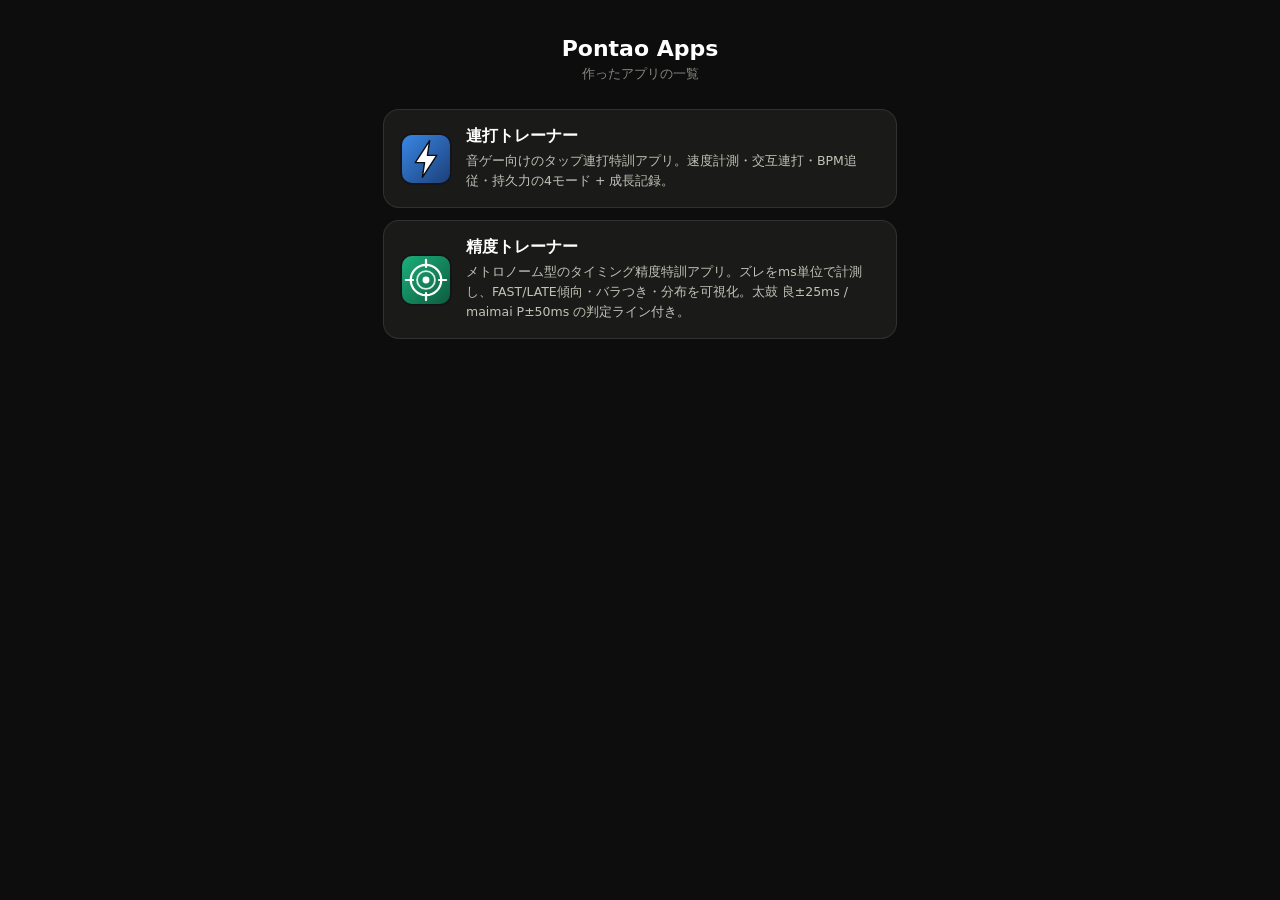
<file: index.html>
<!DOCTYPE html>
<html lang="ja">
<head>
<meta charset="UTF-8">
<meta name="viewport" content="width=device-width, initial-scale=1">
<meta name="theme-color" content="#0d0d0d">
<title>Pontao Apps</title>
<style>
  :root{ color-scheme:dark; }
  body{
    margin:0; min-height:100dvh; background:#0d0d0d; color:#fff;
    font-family:system-ui,-apple-system,"Segoe UI","Hiragino Sans","Noto Sans JP",sans-serif;
    display:flex; flex-direction:column; align-items:center; padding:36px 16px;
    box-sizing:border-box;
  }
  h1{ font-size:22px; margin:0 0 4px; }
  p.sub{ font-size:13px; color:#898781; margin:0 0 26px; }
  a.app{
    display:flex; gap:14px; align-items:center; width:100%; max-width:480px; text-decoration:none;
    background:#1a1a19; border:1px solid rgba(255,255,255,.1); border-radius:16px;
    padding:16px; margin-bottom:12px; color:#fff; transition:background .15s;
  }
  a.app:active{ background:#222220; }
  a.app img{ width:52px; height:52px; border-radius:13px; flex:none; }
  a.app .t{ font-size:16px; font-weight:700; }
  a.app .d{ font-size:12.5px; color:#c3c2b7; margin-top:4px; line-height:1.6; }
</style>
</head>
<body>
  <h1>Pontao Apps</h1>
  <p class="sub">作ったアプリの一覧</p>
  <a class="app" href="./renda/">
    <img src="./renda/icon.svg" alt="">
    <div>
      <div class="t">連打トレーナー</div>
      <div class="d">音ゲー向けのタップ連打特訓アプリ。速度計測・交互連打・BPM追従・持久力の4モード + 成長記録。</div>
    </div>
  </a>
  <a class="app" href="./accuracy/">
    <img src="./accuracy/icon.svg" alt="">
    <div>
      <div class="t">精度トレーナー</div>
      <div class="d">メトロノーム型のタイミング精度特訓アプリ。ズレをms単位で計測し、FAST/LATE傾向・バラつき・分布を可視化。太鼓 良±25ms / maimai P±50ms の判定ライン付き。</div>
    </div>
  </a>
</body>
</html>
</file>
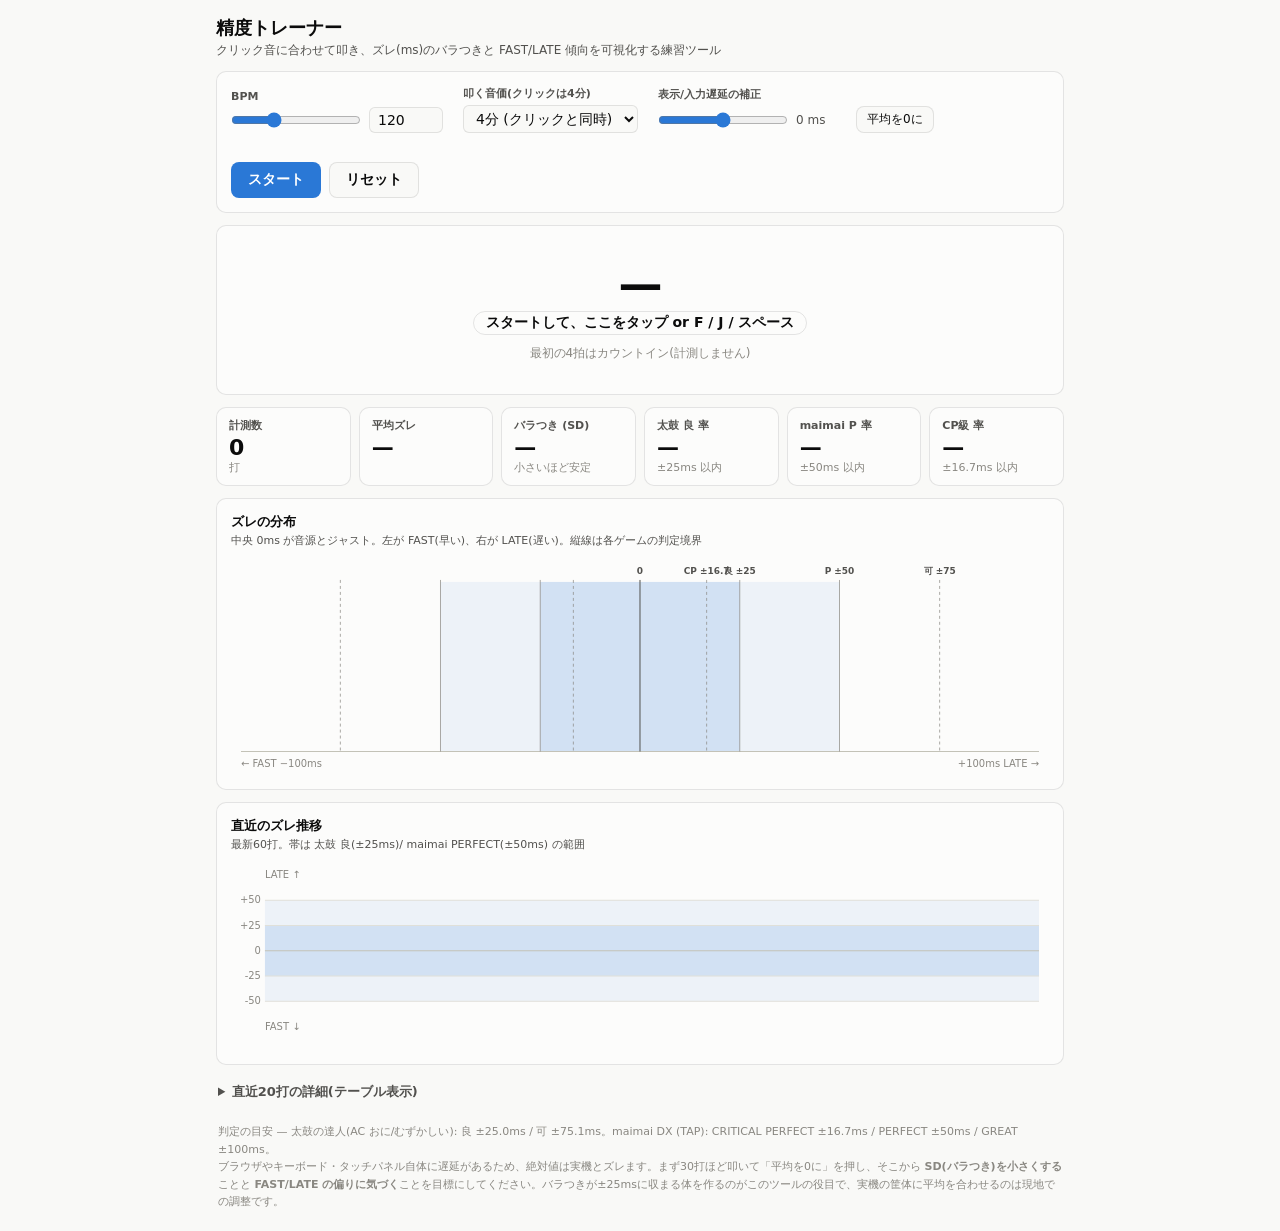
<file: accuracy/index.html>
<!DOCTYPE html>
<html lang="ja">
<head>
<meta charset="UTF-8">
<meta name="viewport" content="width=device-width, initial-scale=1.0, user-scalable=no">
<title>精度トレーナー — メトロノーム型タイミング練習</title>
<style>
  :root {
    color-scheme: light;
    --surface-1: #fcfcfb;
    --page: #f9f9f7;
    --ink-1: #0b0b0b;
    --ink-2: #52514e;
    --muted: #898781;
    --grid: #e1e0d9;
    --baseline: #c3c2b7;
    --border: rgba(11,11,11,0.10);
    --series-1: #2a78d6;
    --series-1-soft: rgba(42,120,214,0.14);
    --series-1-softer: rgba(42,120,214,0.07);
    --good: #0ca30c;
    --good-text: #006300;
    --warning: #fab219;
    --critical: #d03b3b;
    --fast-ink: #1c5cab;
    --late-ink: #b02f2f;
  }
  @media (prefers-color-scheme: dark) {
    :root:not([data-theme="light"]) {
      color-scheme: dark;
      --surface-1: #1a1a19;
      --page: #0d0d0d;
      --ink-1: #ffffff;
      --ink-2: #c3c2b7;
      --muted: #898781;
      --grid: #2c2c2a;
      --baseline: #383835;
      --border: rgba(255,255,255,0.10);
      --series-1: #3987e5;
      --series-1-soft: rgba(57,135,229,0.20);
      --series-1-softer: rgba(57,135,229,0.10);
      --good: #0ca30c;
      --good-text: #0ca30c;
      --warning: #fab219;
      --critical: #e66767;
      --fast-ink: #6da7ec;
      --late-ink: #e66767;
    }
  }
  * { box-sizing: border-box; margin: 0; padding: 0; }
  html, body { height: 100%; }
  body {
    font-family: system-ui, -apple-system, "Segoe UI", sans-serif;
    background: var(--page);
    color: var(--ink-1);
    padding: 16px;
    max-width: 880px;
    margin: 0 auto;
    -webkit-tap-highlight-color: transparent;
  }
  header { margin-bottom: 12px; }
  h1 { font-size: 18px; font-weight: 700; }
  header p { font-size: 12px; color: var(--ink-2); margin-top: 2px; }

  .card {
    background: var(--surface-1);
    border: 1px solid var(--border);
    border-radius: 10px;
    padding: 14px;
    margin-bottom: 12px;
  }

  /* ---- controls ---- */
  .controls { display: flex; flex-wrap: wrap; gap: 12px 20px; align-items: flex-end; }
  .ctl { display: flex; flex-direction: column; gap: 4px; }
  .ctl label { font-size: 11px; color: var(--ink-2); font-weight: 600; }
  .ctl .row { display: flex; align-items: center; gap: 8px; }
  input[type="range"] { width: 130px; accent-color: var(--series-1); }
  input[type="number"], select {
    font: inherit; font-size: 14px; color: var(--ink-1);
    background: var(--page); border: 1px solid var(--border);
    border-radius: 6px; padding: 4px 8px; width: 74px;
  }
  select { width: auto; }
  button {
    font: inherit; font-size: 14px; font-weight: 600;
    border-radius: 8px; border: 1px solid var(--border);
    background: var(--page); color: var(--ink-1);
    padding: 8px 16px; cursor: pointer;
  }
  button.primary { background: var(--series-1); color: #fff; border-color: transparent; }
  button:active { transform: translateY(1px); }
  button.small { font-size: 12px; padding: 4px 10px; font-weight: 500; }
  .calval { font-size: 12px; color: var(--ink-2); min-width: 52px; font-variant-numeric: tabular-nums; }

  /* ---- pad ---- */
  .pad {
    position: relative;
    display: flex; flex-direction: column; align-items: center; justify-content: center;
    min-height: 170px; border-radius: 10px;
    background: var(--surface-1);
    border: 1px solid var(--border);
    cursor: pointer; user-select: none; touch-action: manipulation;
    overflow: hidden;
    margin-bottom: 12px;
  }
  .pad .beatring {
    position: absolute; inset: 0; border-radius: 10px;
    border: 3px solid transparent; pointer-events: none;
  }
  .pad.pulse .beatring { border-color: var(--series-1-soft); }
  .pad .offset-big {
    font-size: 44px; font-weight: 800; letter-spacing: -1px;
    font-variant-numeric: tabular-nums;
  }
  .pad .judge {
    font-size: 14px; font-weight: 700; margin-top: 2px;
    padding: 2px 12px; border-radius: 999px; border: 1px solid var(--border);
  }
  .pad .hint { font-size: 12px; color: var(--muted); margin-top: 10px; }
  .fast { color: var(--fast-ink); }
  .late { color: var(--late-ink); }

  /* ---- stat tiles ---- */
  .tiles { display: grid; grid-template-columns: repeat(auto-fit, minmax(105px, 1fr)); gap: 8px; }
  .tile {
    background: var(--surface-1); border: 1px solid var(--border);
    border-radius: 10px; padding: 10px 12px;
  }
  .tile .k { font-size: 11px; color: var(--ink-2); font-weight: 600; }
  .tile .v { font-size: 22px; font-weight: 700; margin-top: 2px; font-variant-numeric: tabular-nums; }
  .tile .s { font-size: 11px; color: var(--muted); }

  /* ---- charts ---- */
  .chart-title { font-size: 13px; font-weight: 700; margin-bottom: 2px; }
  .chart-sub { font-size: 11px; color: var(--ink-2); margin-bottom: 8px; }
  svg { display: block; width: 100%; height: auto; }
  .axis-label { font-size: 10px; fill: var(--muted); }
  .win-label { font-size: 9px; font-weight: 600; }

  details { margin-bottom: 12px; }
  summary { font-size: 13px; font-weight: 600; color: var(--ink-2); cursor: pointer; padding: 6px 2px; }
  table { width: 100%; border-collapse: collapse; font-size: 12px; }
  th, td { text-align: right; padding: 4px 8px; border-bottom: 1px solid var(--grid); font-variant-numeric: tabular-nums; }
  th { color: var(--ink-2); font-weight: 600; }
  td:first-child, th:first-child { text-align: left; }

  footer { font-size: 11px; color: var(--muted); line-height: 1.6; padding: 4px 2px 20px; }
  kbd {
    font-family: inherit; font-size: 11px; border: 1px solid var(--border);
    border-radius: 4px; padding: 0 5px; background: var(--surface-1);
  }
</style>
</head>
<body>
<header>
  <h1>精度トレーナー</h1>
  <p>クリック音に合わせて叩き、ズレ(ms)のバラつきと FAST/LATE 傾向を可視化する練習ツール</p>
</header>

<div class="card">
  <div class="controls">
    <div class="ctl">
      <label for="bpm">BPM</label>
      <div class="row">
        <input type="range" id="bpmSlider" min="40" max="300" value="120">
        <input type="number" id="bpm" min="40" max="300" value="120">
      </div>
    </div>
    <div class="ctl">
      <label for="subdiv">叩く音価(クリックは4分)</label>
      <select id="subdiv">
        <option value="1" selected>4分 (クリックと同時)</option>
        <option value="2">8分</option>
        <option value="4">16分</option>
      </select>
    </div>
    <div class="ctl">
      <label for="calib">表示/入力遅延の補正</label>
      <div class="row">
        <input type="range" id="calib" min="-100" max="100" value="0">
        <span class="calval" id="calibVal">0 ms</span>
        <button class="small" id="autoZero" title="現在の平均ズレを0に合わせる">平均を0に</button>
      </div>
    </div>
    <div class="ctl">
      <label>&nbsp;</label>
      <div class="row">
        <button class="primary" id="startBtn">スタート</button>
        <button id="resetBtn">リセット</button>
      </div>
    </div>
  </div>
</div>

<div class="pad" id="pad">
  <div class="beatring"></div>
  <div class="offset-big" id="offsetBig">—</div>
  <div class="judge" id="judgeLabel">スタートして、ここをタップ or <span style="white-space:nowrap">F / J / スペース</span></div>
  <div class="hint" id="padHint">最初の4拍はカウントイン(計測しません)</div>
</div>

<div class="tiles" style="margin-bottom:12px">
  <div class="tile"><div class="k">計測数</div><div class="v" id="stN">0</div><div class="s">打</div></div>
  <div class="tile"><div class="k">平均ズレ</div><div class="v" id="stMean">—</div><div class="s" id="stMeanSide">&nbsp;</div></div>
  <div class="tile"><div class="k">バラつき (SD)</div><div class="v" id="stSd">—</div><div class="s">小さいほど安定</div></div>
  <div class="tile"><div class="k">太鼓 良 率</div><div class="v" id="stTaiko">—</div><div class="s">±25ms 以内</div></div>
  <div class="tile"><div class="k">maimai P 率</div><div class="v" id="stMai">—</div><div class="s">±50ms 以内</div></div>
  <div class="tile"><div class="k">CP級 率</div><div class="v" id="stCp">—</div><div class="s">±16.7ms 以内</div></div>
</div>

<div class="card">
  <div class="chart-title">ズレの分布</div>
  <div class="chart-sub">中央 0ms が音源とジャスト。左が FAST(早い)、右が LATE(遅い)。縦線は各ゲームの判定境界</div>
  <div id="histWrap"></div>
</div>

<div class="card">
  <div class="chart-title">直近のズレ推移</div>
  <div class="chart-sub">最新60打。帯は 太鼓 良(±25ms)/ maimai PERFECT(±50ms) の範囲</div>
  <div id="driftWrap"></div>
</div>

<details>
  <summary>直近20打の詳細(テーブル表示)</summary>
  <div class="card" style="margin-top:6px">
    <table>
      <thead><tr><th>#</th><th>ズレ (ms)</th><th>方向</th><th>太鼓相当</th><th>maimai相当</th></tr></thead>
      <tbody id="hitTableBody"><tr><td colspan="5" style="text-align:center;color:var(--muted)">まだデータがありません</td></tr></tbody>
    </table>
  </div>
</details>

<footer>
  判定の目安 — 太鼓の達人(AC おに/むずかしい): 良 ±25.0ms / 可 ±75.1ms。maimai DX (TAP): CRITICAL PERFECT ±16.7ms / PERFECT ±50ms / GREAT ±100ms。<br>
  ブラウザやキーボード・タッチパネル自体に遅延があるため、絶対値は実機とズレます。まず30打ほど叩いて「平均を0に」を押し、そこから <b>SD(バラつき)を小さくする</b>ことと <b>FAST/LATE の偏りに気づく</b>ことを目標にしてください。バラつきが±25msに収まる体を作るのがこのツールの役目で、実機の筐体に平均を合わせるのは現地での調整です。
</footer>

<script>
(() => {
  'use strict';

  // ---------- state ----------
  const S = {
    running: false,
    audio: null,
    schedTimer: null,
    nextClickTime: 0,     // audio-clock time of next quarter-note click
    beatIndex: 0,         // quarter-note counter (0-based; 0..3 = count-in)
    targets: [],          // {t: audioTime} recent hit targets (subdivision grid)
    perfOffset: null,     // EMA of (audioCtx.currentTime - performance.now()/1000)
    hits: [],             // measured offsets in ms (after calibration)
    calib: 0,             // ms, added to raw offset
    bpm: 120,
    subdiv: 1,
    countInBeats: 4,
    outLatency: 0,
  };
  const COUNT_IN_MS = () => S.countInBeats * 60000 / S.bpm;
  const MATCH_LIMIT = 150; // ms; beyond this a hit is ignored
  const WINDOWS = { cp: 16.7, taikoRyo: 25.0, maiP: 50.0, taikoKa: 75.1 };

  // ---------- dom ----------
  const $ = id => document.getElementById(id);
  const pad = $('pad'), offsetBig = $('offsetBig'), judgeLabel = $('judgeLabel'), padHint = $('padHint');

  // ---------- audio ----------
  function ensureAudio() {
    if (!S.audio) S.audio = new (window.AudioContext || window.webkitAudioContext)();
    if (S.audio.state === 'suspended') S.audio.resume();
    S.outLatency = S.audio.outputLatency || S.audio.baseLatency || 0;
  }
  function clickSound(time, accent) {
    const ctx = S.audio;
    const osc = ctx.createOscillator();
    const gain = ctx.createGain();
    osc.frequency.value = accent ? 1568 : 1046;
    gain.gain.setValueAtTime(accent ? 0.5 : 0.35, time);
    gain.gain.exponentialRampToValueAtTime(0.001, time + 0.05);
    osc.connect(gain).connect(ctx.destination);
    osc.start(time); osc.stop(time + 0.06);
  }

  // ---------- scheduler ----------
  const LOOKAHEAD_S = 0.12, TICK_MS = 25;
  function schedulerTick() {
    const ctx = S.audio;
    // keep perf-clock <-> audio-clock mapping fresh (EMA)
    const inst = ctx.currentTime - performance.now() / 1000;
    S.perfOffset = (S.perfOffset === null) ? inst : S.perfOffset * 0.9 + inst * 0.1;

    const quarter = 60 / S.bpm;
    while (S.nextClickTime < ctx.currentTime + LOOKAHEAD_S) {
      const accent = S.beatIndex % 4 === 0;
      clickSound(S.nextClickTime, accent);
      schedulePulse(S.nextClickTime);
      const measuring = S.beatIndex >= S.countInBeats;
      for (let i = 0; i < S.subdiv; i++) {
        const t = S.nextClickTime + (i * quarter) / S.subdiv;
        if (measuring || i > 0 && S.beatIndex === S.countInBeats - 1)
          S.targets.push({ t });
      }
      S.nextClickTime += quarter;
      S.beatIndex++;
    }
    // prune old targets
    const cut = ctx.currentTime - 2;
    while (S.targets.length && S.targets[0].t < cut) S.targets.shift();
  }
  function schedulePulse(audioTime) {
    const delayMs = (audioTime - S.audio.currentTime) * 1000;
    setTimeout(() => {
      if (!S.running) return;
      pad.classList.add('pulse');
      setTimeout(() => pad.classList.remove('pulse'), 90);
      if (S.beatIndex <= S.countInBeats + 1 && padHint.textContent) {
        const remain = Math.max(0, S.countInBeats - Math.round((S.audio.currentTime - startAudioTime) / (60 / S.bpm)));
        padHint.textContent = remain > 0 ? `カウントイン… ${remain}` : '計測中';
      }
    }, Math.max(0, delayMs));
  }

  let startAudioTime = 0;
  function start() {
    ensureAudio();
    S.running = true;
    S.beatIndex = 0;
    S.targets = [];
    S.perfOffset = null;
    S.nextClickTime = S.audio.currentTime + 0.25;
    startAudioTime = S.nextClickTime;
    S.schedTimer = setInterval(schedulerTick, TICK_MS);
    schedulerTick();
    if (document.activeElement && document.activeElement.blur) document.activeElement.blur();
    $('startBtn').textContent = 'ストップ';
    $('startBtn').classList.remove('primary');
    padHint.textContent = 'カウントイン…';
  }
  function stop() {
    S.running = false;
    clearInterval(S.schedTimer);
    $('startBtn').textContent = 'スタート';
    $('startBtn').classList.add('primary');
    padHint.textContent = '最初の4拍はカウントイン(計測しません)';
  }

  // ---------- hit handling ----------
  function judge(absMs) {
    if (absMs <= WINDOWS.cp)       return { label: 'CRITICAL PERFECT 級', color: 'var(--good-text)' };
    if (absMs <= WINDOWS.taikoRyo) return { label: '太鼓 良 / maimai P', color: 'var(--good-text)' };
    if (absMs <= WINDOWS.maiP)     return { label: 'maimai PERFECT (太鼓は可)', color: 'var(--series-1)' };
    if (absMs <= WINDOWS.taikoKa)  return { label: '太鼓 可 / maimai GREAT', color: 'var(--warning)' };
    return { label: '判定外レベル', color: 'var(--critical)' };
  }
  function onHit() {
    if (!S.running || S.perfOffset === null) return;
    const hitAudioTime = performance.now() / 1000 + S.perfOffset;
    if (!S.targets.length) return;
    // nearest target; clicks are heard outLatency later than scheduled
    let best = null, bestAbs = Infinity;
    for (const tg of S.targets) {
      const d = (hitAudioTime - (tg.t + S.outLatency)) * 1000;
      if (Math.abs(d) < bestAbs) { bestAbs = Math.abs(d); best = d; }
    }
    if (best === null || Math.abs(best) > MATCH_LIMIT) {
      offsetBig.textContent = '×'; offsetBig.className = 'offset-big';
      judgeLabel.textContent = '±150ms 圏外(計測対象外)'; judgeLabel.style.color = 'var(--muted)';
      return;
    }
    const off = best + S.calib;
    S.hits.push(off);
    renderHit(off);
    renderStats();
    renderCharts();
    renderTable();
  }
  function renderHit(off) {
    const abs = Math.abs(off);
    const j = judge(abs);
    const side = off < -1 ? 'FAST' : off > 1 ? 'LATE' : 'JUST';
    offsetBig.textContent = (off > 0 ? '+' : '') + off.toFixed(1) + 'ms';
    offsetBig.className = 'offset-big ' + (side === 'FAST' ? 'fast' : side === 'LATE' ? 'late' : '');
    judgeLabel.textContent = `${side} ・ ${j.label}`;
    judgeLabel.style.color = j.color;
  }

  // ---------- stats ----------
  function stats() {
    const n = S.hits.length;
    if (!n) return null;
    const mean = S.hits.reduce((a, b) => a + b, 0) / n;
    const sd = Math.sqrt(S.hits.reduce((a, b) => a + (b - mean) ** 2, 0) / n);
    const within = w => S.hits.filter(h => Math.abs(h) <= w).length / n * 100;
    return { n, mean, sd, cp: within(WINDOWS.cp), ryo: within(WINDOWS.taikoRyo), p: within(WINDOWS.maiP) };
  }
  function renderStats() {
    const st = stats();
    $('stN').textContent = st ? st.n : 0;
    $('stMean').textContent = st ? (st.mean > 0 ? '+' : '') + st.mean.toFixed(1) : '—';
    $('stMeanSide').textContent = st ? (st.mean < -1 ? 'FAST寄り' : st.mean > 1 ? 'LATE寄り' : 'ほぼ中央') : ' ';
    $('stSd').textContent = st ? st.sd.toFixed(1) : '—';
    $('stTaiko').textContent = st ? st.ryo.toFixed(0) + '%' : '—';
    $('stMai').textContent = st ? st.p.toFixed(0) + '%' : '—';
    $('stCp').textContent = st ? st.cp.toFixed(0) + '%' : '—';
  }

  // ---------- charts ----------
  const HIST_RANGE = 100, BIN = 5;
  function renderCharts() { renderHist(); renderDrift(); }

  function renderHist() {
    const W = 820, H = 220, mL = 10, mR = 10, mT = 26, mB = 24;
    const pw = W - mL - mR, ph = H - mT - mB;
    const nb = (HIST_RANGE * 2) / BIN;
    const bins = new Array(nb).fill(0);
    for (const h of S.hits) {
      if (Math.abs(h) >= HIST_RANGE) continue;
      bins[Math.floor((h + HIST_RANGE) / BIN)]++;
    }
    const maxC = Math.max(1, ...bins);
    const x = ms => mL + (ms + HIST_RANGE) / (HIST_RANGE * 2) * pw;
    let s = `<svg viewBox="0 0 ${W} ${H}" role="img" aria-label="ズレ分布ヒストグラム">`;
    // window shading (soft washes)
    s += `<rect x="${x(-WINDOWS.maiP)}" y="${mT}" width="${x(WINDOWS.maiP) - x(-WINDOWS.maiP)}" height="${ph}" fill="var(--series-1-softer)"/>`;
    s += `<rect x="${x(-WINDOWS.taikoRyo)}" y="${mT}" width="${x(WINDOWS.taikoRyo) - x(-WINDOWS.taikoRyo)}" height="${ph}" fill="var(--series-1-soft)"/>`;
    // baseline
    s += `<line x1="${mL}" y1="${mT + ph}" x2="${mL + pw}" y2="${mT + ph}" stroke="var(--baseline)" stroke-width="1"/>`;
    // bars
    const bw = pw / nb;
    for (let i = 0; i < nb; i++) {
      if (!bins[i]) continue;
      const bh = bins[i] / maxC * (ph - 6);
      s += `<rect x="${(mL + i * bw + 1).toFixed(1)}" y="${(mT + ph - bh).toFixed(1)}" width="${(bw - 2).toFixed(1)}" height="${bh.toFixed(1)}" rx="3" fill="var(--series-1)"><title>${i * BIN - HIST_RANGE}〜${(i + 1) * BIN - HIST_RANGE}ms: ${bins[i]}打</title></rect>`;
    }
    // window boundary lines + labels
    const lines = [
      { v: WINDOWS.cp,       dash: '3 3', label: 'CP ±16.7' },
      { v: WINDOWS.taikoRyo, dash: '',    label: '良 ±25' },
      { v: WINDOWS.maiP,     dash: '',    label: 'P ±50' },
      { v: WINDOWS.taikoKa,  dash: '3 3', label: '可 ±75' },
    ];
    for (const ln of lines) {
      for (const sign of [-1, 1]) {
        s += `<line x1="${x(sign * ln.v)}" y1="${mT - 2}" x2="${x(sign * ln.v)}" y2="${mT + ph}" stroke="var(--muted)" stroke-width="1" ${ln.dash ? `stroke-dasharray="${ln.dash}"` : ''} opacity="0.7"/>`;
      }
      s += `<text class="win-label" x="${x(ln.v)}" y="${mT - 8}" text-anchor="middle" fill="var(--ink-2)">${ln.label}</text>`;
    }
    // center line
    s += `<line x1="${x(0)}" y1="${mT - 2}" x2="${x(0)}" y2="${mT + ph}" stroke="var(--ink-2)" stroke-width="1"/>`;
    s += `<text class="win-label" x="${x(0)}" y="${mT - 8}" text-anchor="middle" fill="var(--ink-2)">0</text>`;
    // mean marker
    const st = stats();
    if (st && Math.abs(st.mean) < HIST_RANGE) {
      s += `<line x1="${x(st.mean)}" y1="${mT + 4}" x2="${x(st.mean)}" y2="${mT + ph}" stroke="var(--critical)" stroke-width="2" opacity="0.85"/>`;
      s += `<text class="win-label" x="${x(st.mean)}" y="${H - 8}" text-anchor="middle" fill="var(--critical)">平均 ${(st.mean > 0 ? '+' : '') + st.mean.toFixed(1)}</text>`;
    }
    // axis labels
    s += `<text class="axis-label" x="${mL}" y="${H - 8}" text-anchor="start">← FAST −${HIST_RANGE}ms</text>`;
    s += `<text class="axis-label" x="${mL + pw}" y="${H - 8}" text-anchor="end">+${HIST_RANGE}ms LATE →</text>`;
    s += `</svg>`;
    $('histWrap').innerHTML = s;
  }

  function renderDrift() {
    const W = 820, H = 190, mL = 34, mR = 10, mT = 10, mB = 18;
    const pw = W - mL - mR, ph = H - mT - mB;
    const N = 60;
    const data = S.hits.slice(-N);
    const R = 80;
    const y = ms => mT + (1 - (ms + R) / (R * 2)) * ph;
    const x = i => mL + (data.length <= 1 ? pw / 2 : i / (data.length - 1) * pw);
    let s = `<svg viewBox="0 0 ${W} ${H}" role="img" aria-label="ズレ推移">`;
    s += `<rect x="${mL}" y="${y(WINDOWS.maiP)}" width="${pw}" height="${y(-WINDOWS.maiP) - y(WINDOWS.maiP)}" fill="var(--series-1-softer)"/>`;
    s += `<rect x="${mL}" y="${y(WINDOWS.taikoRyo)}" width="${pw}" height="${y(-WINDOWS.taikoRyo) - y(WINDOWS.taikoRyo)}" fill="var(--series-1-soft)"/>`;
    s += `<line x1="${mL}" y1="${y(0)}" x2="${mL + pw}" y2="${y(0)}" stroke="var(--baseline)" stroke-width="1"/>`;
    for (const g of [-50, -25, 25, 50]) {
      s += `<line x1="${mL}" y1="${y(g)}" x2="${mL + pw}" y2="${y(g)}" stroke="var(--grid)" stroke-width="1"/>`;
      s += `<text class="axis-label" x="${mL - 4}" y="${y(g) + 3}" text-anchor="end">${g > 0 ? '+' + g : g}</text>`;
    }
    s += `<text class="axis-label" x="${mL - 4}" y="${y(0) + 3}" text-anchor="end">0</text>`;
    s += `<text class="axis-label" x="${mL}" y="${mT + 8}" text-anchor="start">LATE ↑</text>`;
    s += `<text class="axis-label" x="${mL}" y="${mT + ph - 2}" text-anchor="start">FAST ↓</text>`;
    if (data.length >= 2) {
      let pts = data.map((d, i) => `${x(i).toFixed(1)},${y(Math.max(-R, Math.min(R, d))).toFixed(1)}`).join(' ');
      s += `<polyline points="${pts}" fill="none" stroke="var(--series-1)" stroke-width="2" stroke-linejoin="round" opacity="0.55"/>`;
    }
    data.forEach((d, i) => {
      const cy = y(Math.max(-R, Math.min(R, d)));
      s += `<circle cx="${x(i).toFixed(1)}" cy="${cy.toFixed(1)}" r="4" fill="var(--series-1)" stroke="var(--surface-1)" stroke-width="2"><title>${(d > 0 ? '+' : '') + d.toFixed(1)}ms</title></circle>`;
    });
    s += `</svg>`;
    $('driftWrap').innerHTML = s;
  }

  // ---------- table ----------
  function renderTable() {
    const body = $('hitTableBody');
    const last = S.hits.slice(-20).reverse();
    if (!last.length) return;
    body.innerHTML = last.map((h, i) => {
      const a = Math.abs(h);
      const taiko = a <= WINDOWS.taikoRyo ? '良' : a <= WINDOWS.taikoKa ? '可' : '不可';
      const mai = a <= WINDOWS.cp ? 'CP' : a <= WINDOWS.maiP ? 'PERFECT' : a <= 100 ? 'GREAT' : 'GOOD以下';
      return `<tr><td>${S.hits.length - i}</td><td>${(h > 0 ? '+' : '') + h.toFixed(1)}</td><td>${h < -1 ? 'FAST' : h > 1 ? 'LATE' : 'JUST'}</td><td>${taiko}</td><td>${mai}</td></tr>`;
    }).join('');
  }

  // ---------- events ----------
  $('startBtn').addEventListener('click', () => S.running ? stop() : start());
  $('resetBtn').addEventListener('click', () => {
    S.hits = [];
    offsetBig.textContent = '—'; offsetBig.className = 'offset-big';
    judgeLabel.textContent = 'リセットしました'; judgeLabel.style.color = 'var(--ink-2)';
    renderStats(); renderCharts();
    $('hitTableBody').innerHTML = '<tr><td colspan="5" style="text-align:center;color:var(--muted)">まだデータがありません</td></tr>';
  });
  const bpmSlider = $('bpmSlider'), bpmNum = $('bpm');
  function setBpm(v) {
    v = Math.max(40, Math.min(300, +v || 120));
    S.bpm = v; bpmSlider.value = v; bpmNum.value = v;
  }
  bpmSlider.addEventListener('input', e => setBpm(e.target.value));
  bpmNum.addEventListener('change', e => setBpm(e.target.value));
  $('subdiv').addEventListener('change', e => { S.subdiv = +e.target.value; });
  const calib = $('calib');
  calib.addEventListener('input', () => {
    S.calib = +calib.value;
    $('calibVal').textContent = `${S.calib > 0 ? '+' : ''}${S.calib} ms`;
  });
  $('autoZero').addEventListener('click', () => {
    const st = stats();
    if (!st) return;
    const newCal = Math.round(Math.max(-100, Math.min(100, S.calib - st.mean)));
    S.calib = newCal; calib.value = newCal;
    $('calibVal').textContent = `${newCal > 0 ? '+' : ''}${newCal} ms`;
    S.hits = S.hits.map(h => h - st.mean);
    renderStats(); renderCharts(); renderTable();
    judgeLabel.textContent = '平均を0に補正しました'; judgeLabel.style.color = 'var(--ink-2)';
  });

  pad.addEventListener('pointerdown', e => { e.preventDefault(); onHit(); });
  window.addEventListener('keydown', e => {
    if (e.repeat) return;
    const tag = (document.activeElement && document.activeElement.tagName) || '';
    if (tag === 'INPUT' || tag === 'SELECT' || tag === 'TEXTAREA') return;
    if (e.code === 'Space' || e.code === 'KeyF' || e.code === 'KeyJ') {
      e.preventDefault();
      onHit();
    }
  });

  renderCharts();
})();
</script>
</body>
</html>
</file>
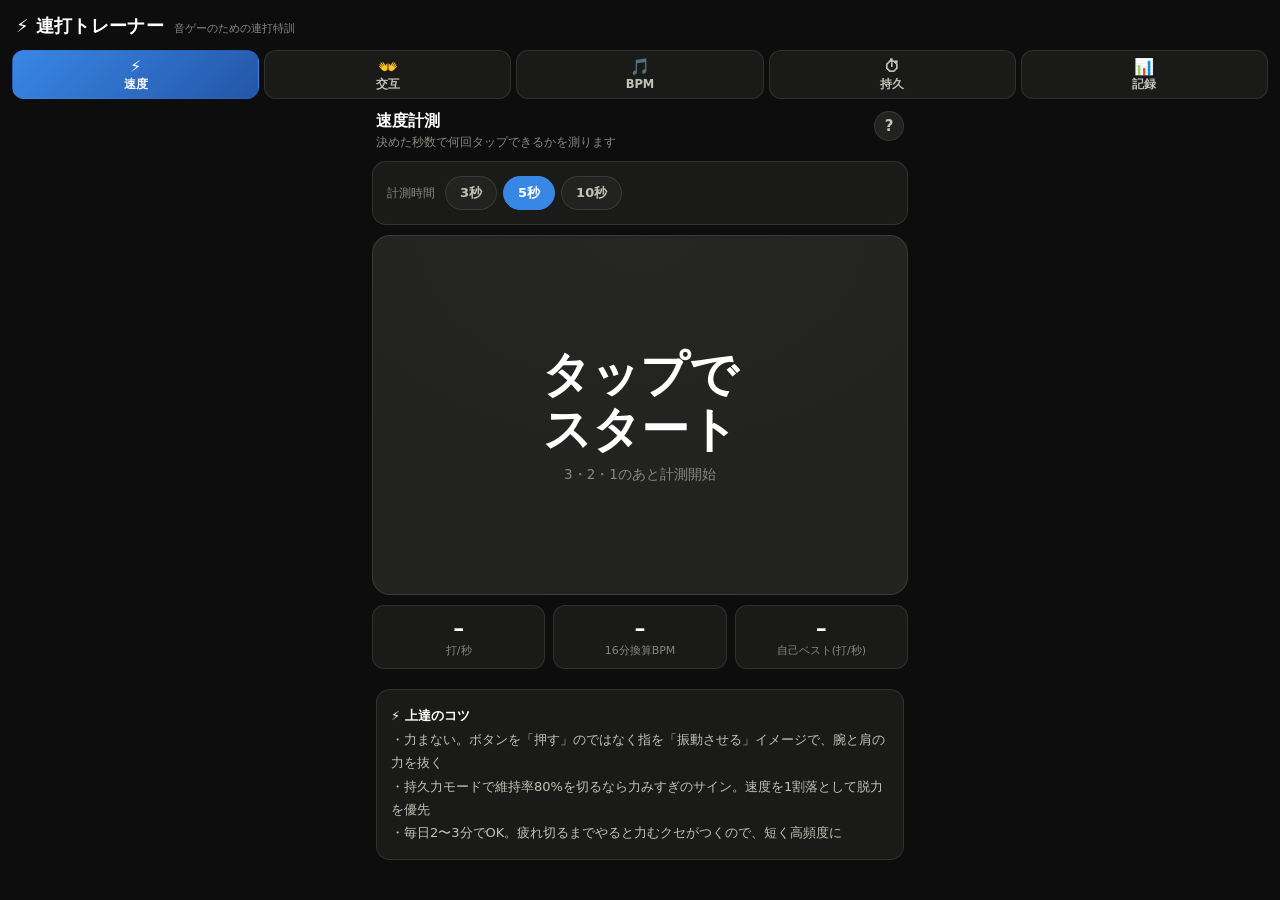
<file: renda/index.html>
<!DOCTYPE html>
<html lang="ja">
<head>
<meta charset="UTF-8">
<meta name="viewport" content="width=device-width, initial-scale=1, maximum-scale=1, user-scalable=no, viewport-fit=cover">
<meta name="theme-color" content="#0d0d0d">
<meta name="apple-mobile-web-app-capable" content="yes">
<meta name="apple-mobile-web-app-status-bar-style" content="black-translucent">
<meta name="apple-mobile-web-app-title" content="連打トレ">
<title>連打トレーナー</title>
<link rel="manifest" href="./manifest.webmanifest">
<link rel="icon" href="./icon.svg" type="image/svg+xml">
<link rel="apple-touch-icon" href="./icon.svg">
<link rel="stylesheet" href="./style.css?v=2">
</head>
<body>
<header>
  <h1>⚡ 連打トレーナー</h1>
  <span class="sub">音ゲーのための連打特訓</span>
</header>

<nav id="tabs">
  <button data-tab="speed" class="active"><span class="ticon">⚡</span>速度</button>
  <button data-tab="alt"><span class="ticon">👐</span>交互</button>
  <button data-tab="bpm"><span class="ticon">🎵</span>BPM</button>
  <button data-tab="endu"><span class="ticon">⏱</span>持久</button>
  <button data-tab="rec"><span class="ticon">📊</span>記録</button>
</nav>

<main>
  <!-- ================= 速度計測 ================= -->
  <section id="sec-speed" class="active">
    <div class="modehead">
      <div><b>速度計測</b><div class="modedesc">決めた秒数で何回タップできるかを測ります</div></div>
      <button class="qbtn" data-help="speed">?</button>
    </div>
    <div class="card row">
      <span class="lbl">計測時間</span>
      <div class="chips" id="spDur">
        <button class="chip" data-v="3">3秒</button>
        <button class="chip sel" data-v="5">5秒</button>
        <button class="chip" data-v="10">10秒</button>
      </div>
    </div>
    <div class="tapzone" id="spZone">
      <div class="big" id="spBig">タップで<br>スタート</div>
      <div class="mid" id="spMid">3・2・1のあと計測開始</div>
    </div>
    <div class="stats">
      <div class="stat"><div class="v" id="spTps">–</div><div class="k">打/秒</div></div>
      <div class="stat"><div class="v" id="spBpm">–</div><div class="k">16分換算BPM</div></div>
      <div class="stat"><div class="v" id="spBest">–</div><div class="k">自己ベスト(打/秒)</div></div>
    </div>
    <div class="resultline" id="spMsg"></div>
  </section>

  <!-- ================= 交互連打 ================= -->
  <section id="sec-alt">
    <div class="modehead">
      <div><b>交互連打</b><div class="modedesc">左右のゾーンを交互にタップ。偏りをチェック</div></div>
      <button class="qbtn" data-help="alt">?</button>
    </div>
    <div class="card row">
      <span class="lbl">計測時間</span>
      <div class="chips" id="altDur">
        <button class="chip" data-v="5">5秒</button>
        <button class="chip sel" data-v="10">10秒</button>
        <button class="chip" data-v="15">15秒</button>
      </div>
      <span style="flex:1"></span>
      <span class="lbl big-lbl" id="altTime">どちらかをタップでスタート</span>
    </div>
    <div class="splitwrap">
      <div class="split">
        <div class="halfzone" id="zoneL"><div class="side">左 / L</div><div class="cnt" id="altL">0</div></div>
        <div class="halfzone" id="zoneR"><div class="side">右 / R</div><div class="cnt" id="altR">0</div></div>
      </div>
      <div class="zoneoverlay" id="altOver" hidden><div class="big" id="altOverTxt">3</div></div>
    </div>
    <div class="stats">
      <div class="stat"><div class="v" id="altTps">–</div><div class="k">打/秒</div></div>
      <div class="stat"><div class="v" id="altRate">–</div><div class="k">交互率</div></div>
      <div class="stat"><div class="v" id="altBal">–</div><div class="k">左右バランス</div></div>
    </div>
    <div class="resultline" id="altMsg"></div>
  </section>

  <!-- ================= BPM追従 ================= -->
  <section id="sec-bpm">
    <div class="modehead">
      <div><b>BPM追従</b><div class="modedesc">流れるノーツに合わせてリズムよく連打</div></div>
      <button class="qbtn" data-help="bpm">?</button>
    </div>
    <div class="card">
      <div class="bpmval"><span id="bpVal">140</span> <small>BPM</small></div>
      <div class="stepper">
        <button data-d="-10">−10</button><button data-d="-5">−5</button>
        <button data-d="5">＋5</button><button data-d="10">＋10</button>
      </div>
      <div style="height:10px"></div>
      <div class="row">
        <span class="lbl">音符</span>
        <div class="chips" id="bpDiv">
          <button class="chip" data-v="1">4分</button>
          <button class="chip" data-v="2">8分</button>
          <button class="chip sel" data-v="4">16分</button>
        </div>
      </div>
      <div style="height:8px"></div>
      <div class="row" style="gap:16px;">
        <label class="toggle"><input type="checkbox" id="bpAuto">オートアップ</label>
        <label class="toggle"><input type="checkbox" id="bpSound" checked>クリック音</label>
      </div>
      <div class="hintline">オートアップ: 10秒ごとに +5 BPM</div>
    </div>
    <canvas class="lane" id="bpLane"></canvas>
    <div class="hit" id="bpHit">ノーツが左の判定線に重なる瞬間にタップ</div>
    <div class="counters">
      <span class="c-p">◎ <b id="cntP">0</b></span>
      <span class="c-g">○ <b id="cntG">0</b></span>
      <span class="c-m">✕ <b id="cntM">0</b></span>
      <span class="c-t">実測 <b id="bpActual">0.0</b>/目標 <b id="bpTarget">9.3</b> 打/秒</span>
    </div>
    <div class="tapzone" id="bpZone" style="min-height:26dvh;">
      <div class="big" id="bpCount">0</div>
      <div class="mid" id="bpZoneHint">スタートを押してからここを連打</div>
    </div>
    <button class="btn" id="bpBtn">▶ スタート</button>
    <div class="resultline" id="bpSummary" style="text-align:center;"></div>
  </section>

  <!-- ================= 持久力 ================= -->
  <section id="sec-endu">
    <div class="modehead">
      <div><b>持久力</b><div class="modedesc">長時間の連打で速度がどれだけ落ちるかを測ります</div></div>
      <button class="qbtn" data-help="endu">?</button>
    </div>
    <div class="card row">
      <span class="lbl">計測時間</span>
      <div class="chips" id="enDur">
        <button class="chip sel" data-v="30">30秒</button>
        <button class="chip" data-v="60">60秒</button>
      </div>
      <span style="flex:1"></span>
      <span class="lbl big-lbl" id="enTime"></span>
    </div>
    <div class="tapzone" id="enZone">
      <div class="big" id="enBig">タップで<br>スタート</div>
      <div class="mid" id="enMid">ペース配分が鍵。8割の力で一定に</div>
    </div>
    <div class="card" id="enResult" hidden>
      <div class="cardtitle">速度の推移（打/秒）</div>
      <div class="chartwrap">
        <div id="enChart"></div>
        <div class="charttip" id="enTip"></div>
      </div>
      <div style="height:10px"></div>
      <div class="stats">
        <div class="stat"><div class="v" id="enFirst">–</div><div class="k">序盤5秒 平均</div></div>
        <div class="stat"><div class="v" id="enLast">–</div><div class="k">終盤5秒 平均</div></div>
        <div class="stat"><div class="v" id="enKeep">–</div><div class="k">スタミナ維持率</div></div>
      </div>
      <div class="resultline" id="enMsg"></div>
    </div>
  </section>

  <!-- ================= 記録 ================= -->
  <section id="sec-rec">
    <div class="modehead">
      <div><b>記録</b><div class="modedesc">自己ベストと成長の記録。この端末に保存されます</div></div>
      <button class="qbtn" data-help="rec">?</button>
    </div>
    <div class="stats stats4">
      <div class="stat"><div class="v" id="rcSpeed">–</div><div class="k" id="rcSpeedK">速度ベスト(打/秒)</div></div>
      <div class="stat"><div class="v" id="rcAlt">–</div><div class="k">交互率ベスト</div></div>
      <div class="stat"><div class="v" id="rcEndu">–</div><div class="k" id="rcEnduK">持久ベスト(総打数)</div></div>
      <div class="stat"><div class="v" id="rcBpm">–</div><div class="k">直近BPM精度</div></div>
    </div>
    <div class="card" id="rcChartCard" hidden>
      <div class="cardtitle">速度計測の成長記録（打/秒）</div>
      <div class="chartwrap">
        <div id="rcChart"></div>
        <div class="charttip" id="rcTip"></div>
      </div>
    </div>
    <div class="card">
      <div class="cardtitle">最近の記録</div>
      <div id="rcHistory" class="history"><div class="empty">まだ記録がありません。各モードで計測すると自動で保存されます。</div></div>
    </div>
    <button class="btn ghost" id="rcClear">記録を全部消す</button>
  </section>
</main>

<footer>
  <div class="card tips">
    <b>⚡ 上達のコツ</b><br>
    ・力まない。ボタンを「押す」のではなく指を「振動させる」イメージで、腕と肩の力を抜く<br>
    ・持久力モードで維持率80%を切るなら力みすぎのサイン。速度を1割落として脱力を優先<br>
    ・毎日2〜3分でOK。疲れ切るまでやると力むクセがつくので、短く高頻度に
  </div>
</footer>

<div class="overlay" id="helpOverlay" hidden>
  <div class="sheet">
    <div class="sheet-head"><b id="helpTitle"></b><button class="qbtn" id="helpClose">×</button></div>
    <div class="sheet-body" id="helpBody"></div>
  </div>
</div>

<script src="./app.js?v=2"></script>
</body>
</html>
</file>
<file: renda/style.css>
:root{
  color-scheme: dark;
  --page:#0d0d0d; --surface:#1a1a19; --surface2:#222220;
  --ink:#ffffff; --ink2:#c3c2b7; --muted:#898781;
  --grid:#2c2c2a; --axis:#383835; --border:rgba(255,255,255,0.10);
  --s1:#3987e5; --s2:#d95926; --good:#0ca30c; --warn:#fab219; --bad:#e66767;
  --grad:linear-gradient(135deg,#3987e5,#2456a8);
}
*{ box-sizing:border-box; -webkit-tap-highlight-color:transparent; }
[hidden]{ display:none !important; }
html,body{ margin:0; padding:0; }
body{
  background:var(--page); color:var(--ink);
  font-family: system-ui, -apple-system, "Segoe UI", "Hiragino Sans", "Noto Sans JP", sans-serif;
  touch-action: manipulation;
  overscroll-behavior: none;
  -webkit-user-select:none; user-select:none;
  min-height:100dvh;
  padding-top: env(safe-area-inset-top);
  padding-bottom: env(safe-area-inset-bottom);
}
header{ padding:14px 16px 8px; display:flex; align-items:baseline; gap:10px; }
header h1{ font-size:18px; margin:0; letter-spacing:.02em; }
header .sub{ font-size:11px; color:var(--muted); }

nav#tabs{
  display:grid; grid-template-columns:repeat(5,1fr); gap:5px;
  padding:0 12px 10px; position:sticky; top:0; z-index:20;
  background:linear-gradient(var(--page) 85%, transparent);
  padding-top:4px;
}
nav#tabs button{
  appearance:none; border:1px solid var(--border); background:var(--surface);
  color:var(--ink2); border-radius:12px; padding:7px 2px 6px; font-size:11.5px;
  font-family:inherit; font-weight:700; cursor:pointer;
  display:flex; flex-direction:column; align-items:center; gap:1px;
  transition:background .15s,color .15s;
}
nav#tabs button .ticon{ font-size:16px; line-height:1.15; }
nav#tabs button.active{ background:var(--grad); border-color:transparent; color:#fff; }

main{ padding:0 12px 12px; max-width:560px; margin:0 auto; }
section{ display:none; }
section.active{ display:block; animation:fadein .18s ease-out; }
@keyframes fadein{ from{ opacity:.4; transform:translateY(4px);} to{ opacity:1; transform:none;} }

.modehead{
  display:flex; align-items:flex-start; justify-content:space-between;
  padding:2px 4px 10px; gap:10px;
}
.modehead b{ font-size:16px; }
.modedesc{ font-size:12px; color:var(--muted); margin-top:2px; }
.qbtn{
  appearance:none; border:1px solid var(--border); background:var(--surface2);
  color:var(--ink2); width:30px; height:30px; border-radius:50%;
  font-size:15px; font-weight:800; font-family:inherit; cursor:pointer; flex:none;
}

.card{
  background:var(--surface); border:1px solid var(--border);
  border-radius:14px; padding:14px; margin-bottom:10px;
}
.cardtitle{ font-size:13px; font-weight:700; margin-bottom:8px; }
.row{ display:flex; gap:8px; align-items:center; flex-wrap:wrap; }
.chips{ display:flex; gap:6px; flex-wrap:wrap; }
.chip{
  appearance:none; border:1px solid var(--border); background:var(--surface2);
  color:var(--ink2); border-radius:999px; padding:7px 14px; font-size:13px;
  font-family:inherit; font-weight:600; cursor:pointer;
  transition:background .15s,color .15s;
}
.chip.sel{ background:var(--s1); border-color:var(--s1); color:#fff; }
.lbl{ font-size:12px; color:var(--muted); margin-right:2px; }
.big-lbl{ font-size:13px; color:var(--ink2); font-weight:700; }
.hintline{ font-size:11px; color:var(--muted); margin-top:6px; }

.tapzone{
  position:relative; border-radius:18px; border:1px solid var(--border);
  background:radial-gradient(120% 120% at 50% 0%, #262624 0%, var(--surface2) 60%);
  min-height:40dvh; display:flex; flex-direction:column;
  align-items:center; justify-content:center; gap:8px;
  touch-action:none; cursor:pointer; overflow:hidden;
  margin-bottom:10px;
  transition:border-color .2s;
}
.tapzone .big{ font-size:48px; font-weight:800; line-height:1.15; text-align:center; }
.tapzone .big.counting{ font-size:64px; color:var(--s1); }
.tapzone .mid{ font-size:13.5px; color:var(--muted); text-align:center; padding:0 16px; }
.tapzone.running{ border-color:var(--s1); }
.tapzone:active{ transform:scale(.995); }
.flash{ animation:flash .12s ease-out; }
@keyframes flash{ from{ background:#2b3a4f; } to{ background:var(--surface2); } }

.splitwrap{ position:relative; margin-bottom:10px; }
.split{ display:grid; grid-template-columns:1fr 1fr; gap:8px; min-height:40dvh; }
.halfzone{
  position:relative; border-radius:18px; border:1px solid var(--border);
  display:flex; flex-direction:column; align-items:center; justify-content:center; gap:4px;
  touch-action:none; cursor:pointer;
}
.halfzone .side{ font-size:13px; font-weight:700; }
.halfzone .cnt{ font-size:44px; font-weight:800; line-height:1; }
#zoneL{ background:#16202e; border-color:rgba(57,135,229,.45); }
#zoneL .side{ color:var(--s1); }
#zoneR{ background:#2b1a12; border-color:rgba(217,89,38,.45); }
#zoneR .side{ color:var(--s2); }
.flashL{ animation:flashL .12s ease-out; }
@keyframes flashL{ from{ background:#24405f; } to{ background:#16202e; } }
.flashR{ animation:flashR .12s ease-out; }
@keyframes flashR{ from{ background:#4f2c17; } to{ background:#2b1a12; } }
.zoneoverlay{
  position:absolute; inset:0; border-radius:18px;
  background:rgba(13,13,13,.72); display:flex; align-items:center; justify-content:center;
  z-index:5;
}
.zoneoverlay .big{ font-size:64px; font-weight:800; color:var(--s1); }

.stats{ display:grid; grid-template-columns:repeat(3,1fr); gap:8px; }
.stats4{ grid-template-columns:repeat(2,1fr); margin-bottom:10px; }
.stat{
  background:var(--surface); border:1px solid var(--border); border-radius:12px;
  padding:10px 8px; text-align:center;
}
.stat .v{ font-size:22px; font-weight:800; }
.stat .k{ font-size:11px; color:var(--muted); margin-top:2px; }
.stat .v small{ font-size:12px; font-weight:600; color:var(--ink2); }

.resultline{ font-size:13px; color:var(--ink2); margin-top:8px; line-height:1.7; }
.best{ color:var(--warn); font-weight:700; }

.btn{
  appearance:none; border:none; border-radius:12px; padding:13px 18px;
  font-size:15px; font-weight:800; font-family:inherit; cursor:pointer;
  background:var(--grad); color:#fff; width:100%;
  transition:filter .15s;
}
.btn:active{ filter:brightness(1.15); }
.btn.stop{ background:#8a3a2a; }
.btn.ghost{ background:var(--surface2); color:var(--ink2); border:1px solid var(--border); }

/* BPM mode */
.bpmval{ font-size:40px; font-weight:800; text-align:center; line-height:1.1; }
.bpmval small{ font-size:13px; color:var(--muted); font-weight:600; }
.stepper{ display:grid; grid-template-columns:repeat(4,1fr); gap:6px; margin-top:8px; }
.stepper button{
  appearance:none; border:1px solid var(--border); background:var(--surface2);
  color:var(--ink); border-radius:10px; padding:10px 0; font-size:15px; font-weight:700;
  font-family:inherit; cursor:pointer;
}
.lane{
  width:100%; height:68px; display:block; border-radius:12px;
  background:var(--surface2); border:1px solid var(--border);
  margin-bottom:4px; touch-action:none;
}
.hit{ text-align:center; font-size:14px; font-weight:800; min-height:20px; margin-bottom:4px; color:var(--muted); }
.counters{
  display:flex; justify-content:center; gap:14px; align-items:center;
  font-size:12.5px; color:var(--muted); margin-bottom:8px; flex-wrap:wrap;
}
.counters b{ color:var(--ink); }
.c-p{ color:var(--good); } .c-g{ color:var(--warn); } .c-m{ color:var(--bad); }
.c-t{ color:var(--muted); }
.toggle{ display:flex; align-items:center; gap:8px; font-size:13px; color:var(--ink2); }
.toggle input{ width:18px; height:18px; accent-color:var(--s1); }

/* chart */
.chartwrap{ position:relative; }
.charttip{
  position:absolute; pointer-events:none; display:none;
  background:var(--surface2); border:1px solid var(--border); border-radius:8px;
  padding:5px 8px; font-size:12px; color:var(--ink); white-space:nowrap;
  transform:translate(-50%,-110%);
  z-index:5;
}
svg text{ font-family:inherit; }

/* records */
.history{ font-size:12.5px; color:var(--ink2); line-height:1.9; }
.history .empty{ color:var(--muted); }
.history .hrow{ display:flex; justify-content:space-between; gap:8px; border-bottom:1px solid var(--grid); padding:2px 0; }
.history .hrow:last-child{ border-bottom:none; }
.history .hmode{ font-weight:700; }
.history .hdate{ color:var(--muted); font-size:11px; flex:none; }

.tips{ font-size:13px; color:var(--ink2); line-height:1.8; }
.tips b{ color:var(--ink); }
footer{ padding:0 16px 28px; max-width:560px; margin:0 auto; }

/* help sheet */
.overlay{
  position:fixed; inset:0; background:rgba(0,0,0,.6); z-index:50;
  display:flex; align-items:flex-end; justify-content:center;
}
.sheet{
  background:var(--surface); border:1px solid var(--border);
  border-radius:18px 18px 0 0; width:100%; max-width:560px;
  padding:16px 16px calc(20px + env(safe-area-inset-bottom));
  animation:sheetup .2s ease-out;
}
@keyframes sheetup{ from{ transform:translateY(30px); opacity:.5; } to{ transform:none; opacity:1; } }
.sheet-head{ display:flex; justify-content:space-between; align-items:center; margin-bottom:10px; }
.sheet-head b{ font-size:16px; }
.sheet-body{ font-size:13.5px; color:var(--ink2); line-height:1.9; }
.sheet-body b{ color:var(--ink); }
</file>
